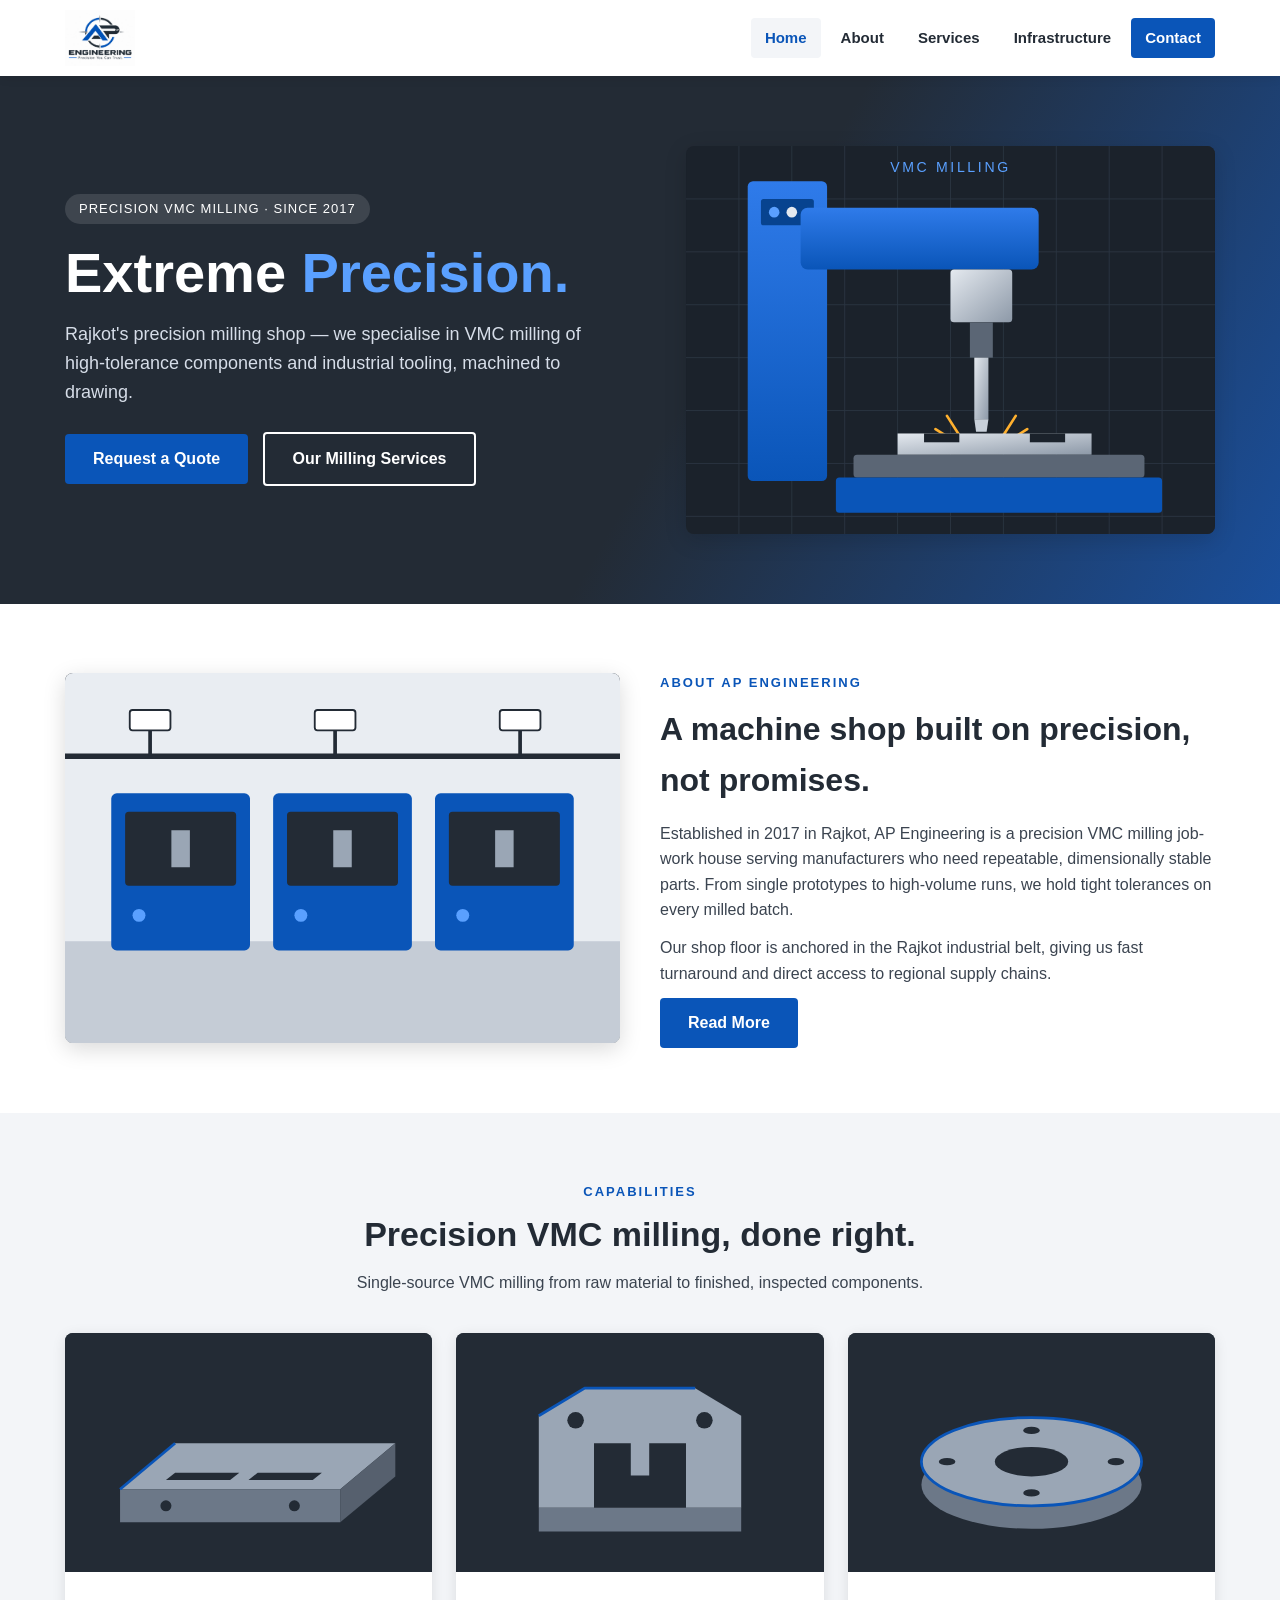
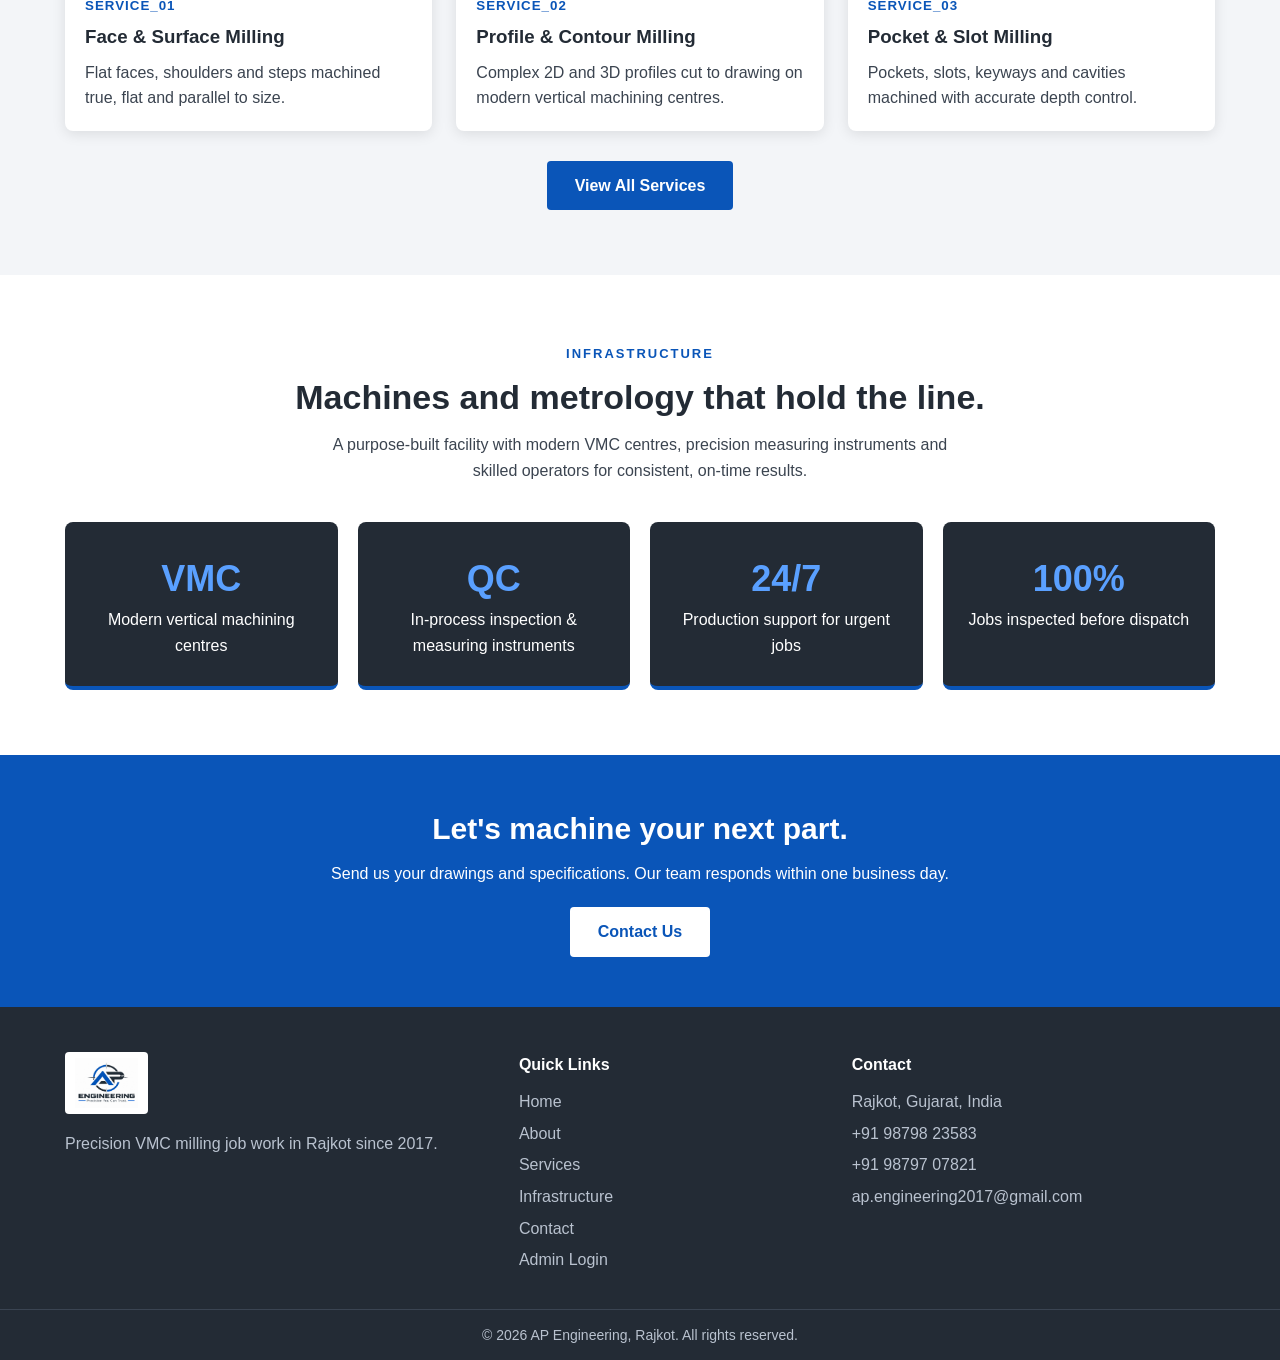
<file: AP-Engineering-Submission/Source Code/index.html>
<!DOCTYPE html>
<html lang="en">
<head>
  <meta charset="UTF-8">
  <meta name="viewport" content="width=device-width, initial-scale=1.0">
  <title>AP Engineering | Precision VMC Milling in Rajkot</title>
  <meta name="description" content="AP Engineering, Rajkot - precision VMC milling job work since 2017.">
  <link rel="stylesheet" href="css/style.css">
</head>
<body>

<header>
  <div class="container nav">
    <a class="logo" href="index.html"><img src="images/logo.jpeg" alt="AP Engineering logo"></a>
    <input type="checkbox" id="menu-toggle">
    <label class="menu-icon" for="menu-toggle">&#9776;</label>
    <nav class="nav-links">
      <a class="active" href="index.html">Home</a>
      <a href="about.html">About</a>
      <a href="services.html">Services</a>
      <a href="infrastructure.html">Infrastructure</a>
      <a class="btn-nav" href="contact.html">Contact</a>
    </nav>
  </div>
</header>

<section class="hero">
  <div class="container">
    <div>
      <span class="tag">Precision VMC Milling &middot; Since 2017</span>
      <h1>Extreme <span>Precision.</span></h1>
      <p>Rajkot's precision milling shop &mdash; we specialise in VMC milling of high-tolerance components and industrial tooling, machined to drawing.</p>
      <a class="btn" href="contact.html">Request a Quote</a>
      <a class="btn btn-outline" href="services.html">Our Milling Services</a>
    </div>
    <div class="img-box"><img src="images/hero.svg" alt="VMC milling machine cutting a metal block"></div>
  </div>
</section>

<section>
  <div class="container two-col">
    <div class="img-box"><img src="images/shop.svg" alt="AP Engineering shop floor with VMC machines"></div>
    <div>
      <div class="section-title" style="text-align:left;margin-bottom:10px"><small>About AP Engineering</small></div>
      <h2>A machine shop built on precision, not promises.</h2>
      <p>Established in 2017 in Rajkot, AP Engineering is a precision VMC milling job-work house serving manufacturers who need repeatable, dimensionally stable parts. From single prototypes to high-volume runs, we hold tight tolerances on every milled batch.</p>
      <p>Our shop floor is anchored in the Rajkot industrial belt, giving us fast turnaround and direct access to regional supply chains.</p>
      <a class="btn" href="about.html">Read More</a>
    </div>
  </div>
</section>

<section class="bg-grey">
  <div class="container">
    <div class="section-title">
      <small>Capabilities</small>
      <h2>Precision VMC milling, done right.</h2>
      <p>Single-source VMC milling from raw material to finished, inspected components.</p>
    </div>
    <div class="cards">
      <div class="card"><div class="card-img"><img src="images/part1.svg" alt="Face and surface milling"></div><div class="card-body"><small>SERVICE_01</small><h3>Face &amp; Surface Milling</h3><p>Flat faces, shoulders and steps machined true, flat and parallel to size.</p></div></div>
      <div class="card"><div class="card-img"><img src="images/part2.svg" alt="Profile and contour milling"></div><div class="card-body"><small>SERVICE_02</small><h3>Profile &amp; Contour Milling</h3><p>Complex 2D and 3D profiles cut to drawing on modern vertical machining centres.</p></div></div>
      <div class="card"><div class="card-img"><img src="images/part3.svg" alt="Pocket and slot milling"></div><div class="card-body"><small>SERVICE_03</small><h3>Pocket &amp; Slot Milling</h3><p>Pockets, slots, keyways and cavities machined with accurate depth control.</p></div></div>
    </div>
    <p style="text-align:center;margin-top:30px"><a class="btn" href="services.html">View All Services</a></p>
  </div>
</section>

<section>
  <div class="container">
    <div class="section-title">
      <small>Infrastructure</small>
      <h2>Machines and metrology that hold the line.</h2>
      <p>A purpose-built facility with modern VMC centres, precision measuring instruments and skilled operators for consistent, on-time results.</p>
    </div>
    <div class="infra">
      <div><h3>VMC</h3><p>Modern vertical machining centres</p></div>
      <div><h3>QC</h3><p>In-process inspection &amp; measuring instruments</p></div>
      <div><h3>24/7</h3><p>Production support for urgent jobs</p></div>
      <div><h3>100%</h3><p>Jobs inspected before dispatch</p></div>
    </div>
  </div>
</section>

<section class="cta">
  <div class="container">
    <h2>Let's machine your next part.</h2>
    <p>Send us your drawings and specifications. Our team responds within one business day.</p>
    <a class="btn" href="contact.html">Contact Us</a>
  </div>
</section>

<footer>
  <div class="container footer-grid">
    <div>
      <a class="logo-white" href="index.html"><img src="images/logo.jpeg" alt="AP Engineering"></a>
      <p>Precision VMC milling job work in Rajkot since 2017.</p>
    </div>
    <div>
      <h4>Quick Links</h4>
      <ul>
        <li><a href="index.html">Home</a></li>
        <li><a href="about.html">About</a></li>
        <li><a href="services.html">Services</a></li>
        <li><a href="infrastructure.html">Infrastructure</a></li>
        <li><a href="contact.html">Contact</a></li>
        <li><a href="admin/login.html">Admin Login</a></li>
      </ul>
    </div>
    <div>
      <h4>Contact</h4>
      <ul>
        <li>Rajkot, Gujarat, India</li>
        <li><a href="tel:+919879823583">+91 98798 23583</a></li>
        <li><a href="tel:+919879707821">+91 98797 07821</a></li>
        <li><a href="mailto:ap.engineering2017@gmail.com">ap.engineering2017@gmail.com</a></li>
      </ul>
    </div>
  </div>
  <div class="copy">&copy; 2026 AP Engineering, Rajkot. All rights reserved.</div>
</footer>

</body>
</html>
</file>
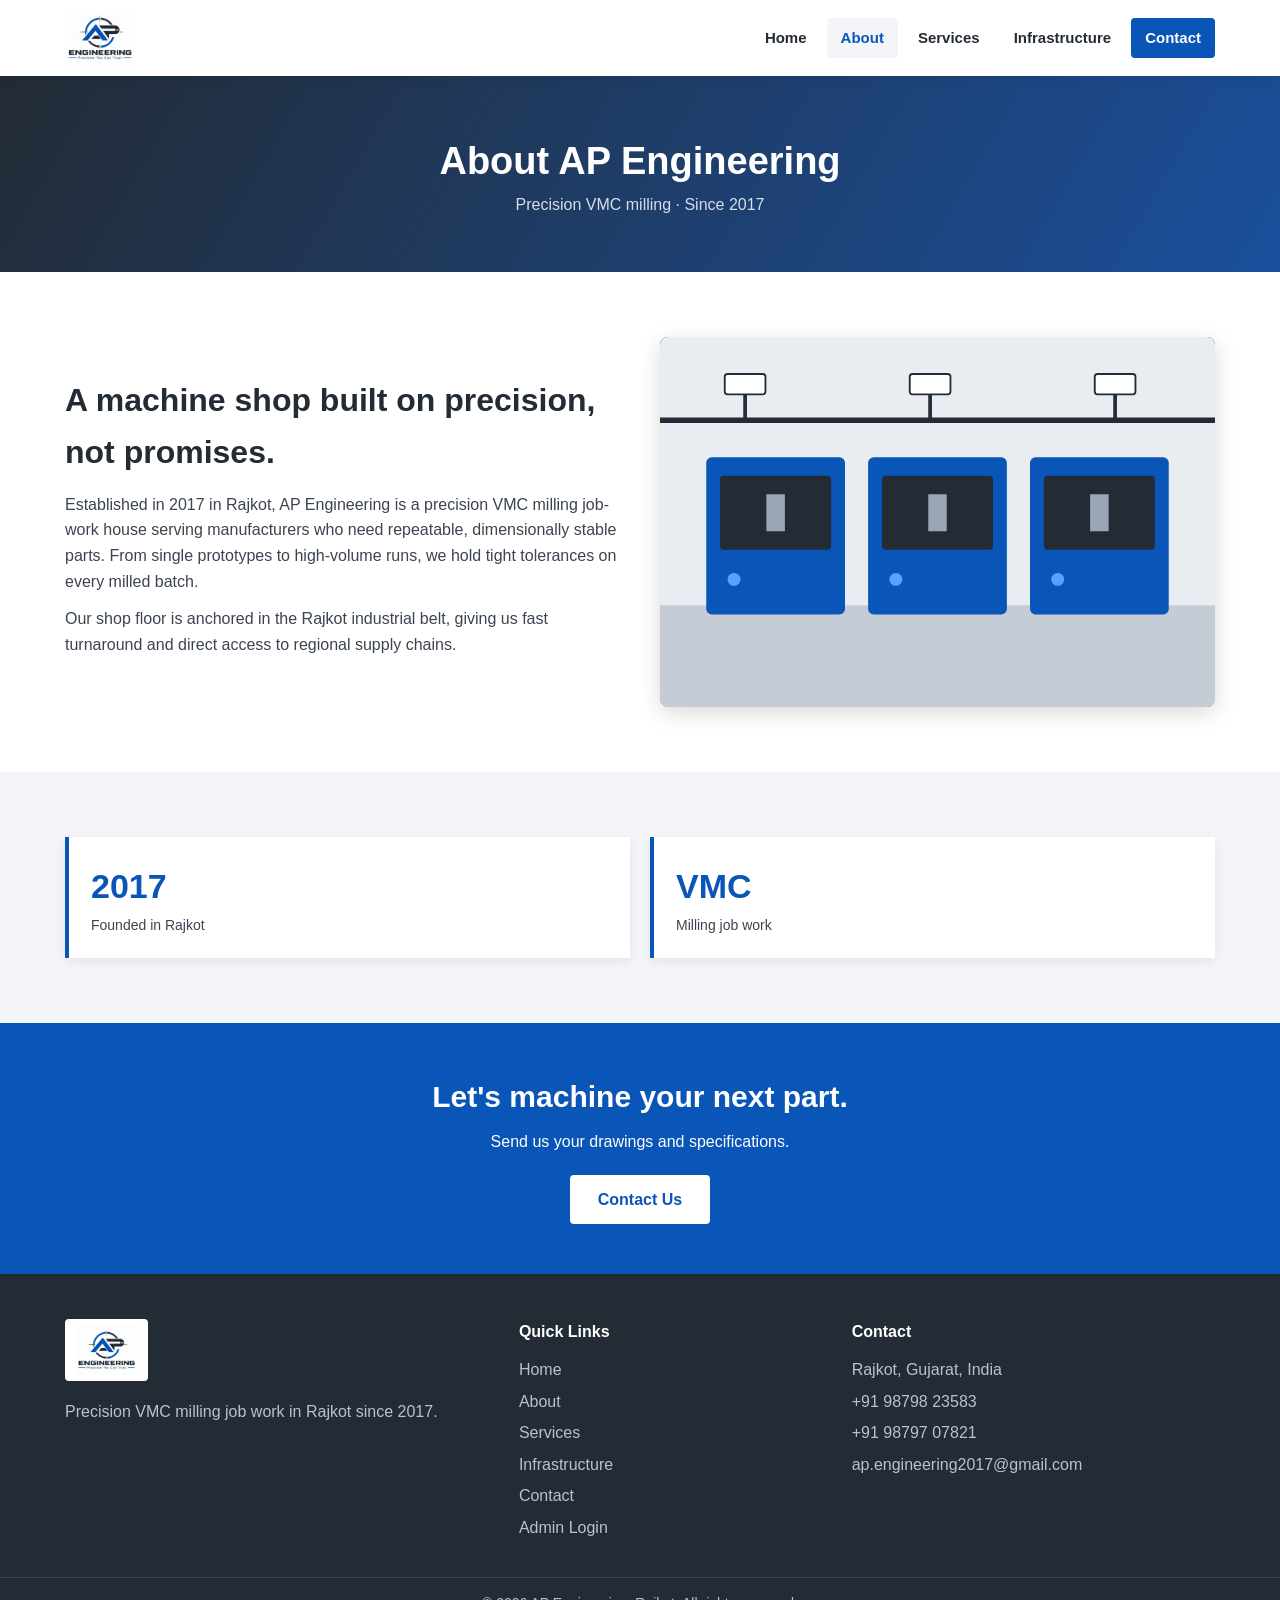
<file: AP-Engineering-Submission/Source Code/about.html>
<!DOCTYPE html>
<html lang="en">
<head>
  <meta charset="UTF-8">
  <meta name="viewport" content="width=device-width, initial-scale=1.0">
  <title>About | AP Engineering</title>
  <link rel="stylesheet" href="css/style.css">
</head>
<body>

<header>
  <div class="container nav">
    <a class="logo" href="index.html"><img src="images/logo.jpeg" alt="AP Engineering logo"></a>
    <input type="checkbox" id="menu-toggle">
    <label class="menu-icon" for="menu-toggle">&#9776;</label>
    <nav class="nav-links">
      <a href="index.html">Home</a>
      <a class="active" href="about.html">About</a>
      <a href="services.html">Services</a>
      <a href="infrastructure.html">Infrastructure</a>
      <a class="btn-nav" href="contact.html">Contact</a>
    </nav>
  </div>
</header>

<div class="banner">
  <div class="container">
    <h1>About AP Engineering</h1>
    <p>Precision VMC milling &middot; Since 2017</p>
  </div>
</div>

<section>
  <div class="container two-col">
    <div>
      <h2>A machine shop built on precision, not promises.</h2>
      <p>Established in 2017 in Rajkot, AP Engineering is a precision VMC milling job-work house serving manufacturers who need repeatable, dimensionally stable parts. From single prototypes to high-volume runs, we hold tight tolerances on every milled batch.</p>
      <p>Our shop floor is anchored in the Rajkot industrial belt, giving us fast turnaround and direct access to regional supply chains.</p>
    </div>
    <div class="img-box"><img src="images/shop.svg" alt="AP Engineering shop floor"></div>
  </div>
</section>

<section class="bg-grey">
  <div class="container">
    <div class="stats" style="grid-template-columns:repeat(2,1fr)">
      <div class="stat"><h3>2017</h3><p>Founded in Rajkot</p></div>
      <div class="stat"><h3>VMC</h3><p>Milling job work</p></div>
    </div>
  </div>
</section>

<section class="cta">
  <div class="container">
    <h2>Let's machine your next part.</h2>
    <p>Send us your drawings and specifications.</p>
    <a class="btn" href="contact.html">Contact Us</a>
  </div>
</section>

<footer>
  <div class="container footer-grid">
    <div>
      <a class="logo-white" href="index.html"><img src="images/logo.jpeg" alt="AP Engineering"></a>
      <p>Precision VMC milling job work in Rajkot since 2017.</p>
    </div>
    <div>
      <h4>Quick Links</h4>
      <ul>
        <li><a href="index.html">Home</a></li>
        <li><a href="about.html">About</a></li>
        <li><a href="services.html">Services</a></li>
        <li><a href="infrastructure.html">Infrastructure</a></li>
        <li><a href="contact.html">Contact</a></li>
        <li><a href="admin/login.html">Admin Login</a></li>
      </ul>
    </div>
    <div>
      <h4>Contact</h4>
      <ul>
        <li>Rajkot, Gujarat, India</li>
        <li><a href="tel:+919879823583">+91 98798 23583</a></li>
        <li><a href="tel:+919879707821">+91 98797 07821</a></li>
        <li><a href="mailto:ap.engineering2017@gmail.com">ap.engineering2017@gmail.com</a></li>
      </ul>
    </div>
  </div>
  <div class="copy">&copy; 2026 AP Engineering, Rajkot. All rights reserved.</div>
</footer>

</body>
</html>
</file>
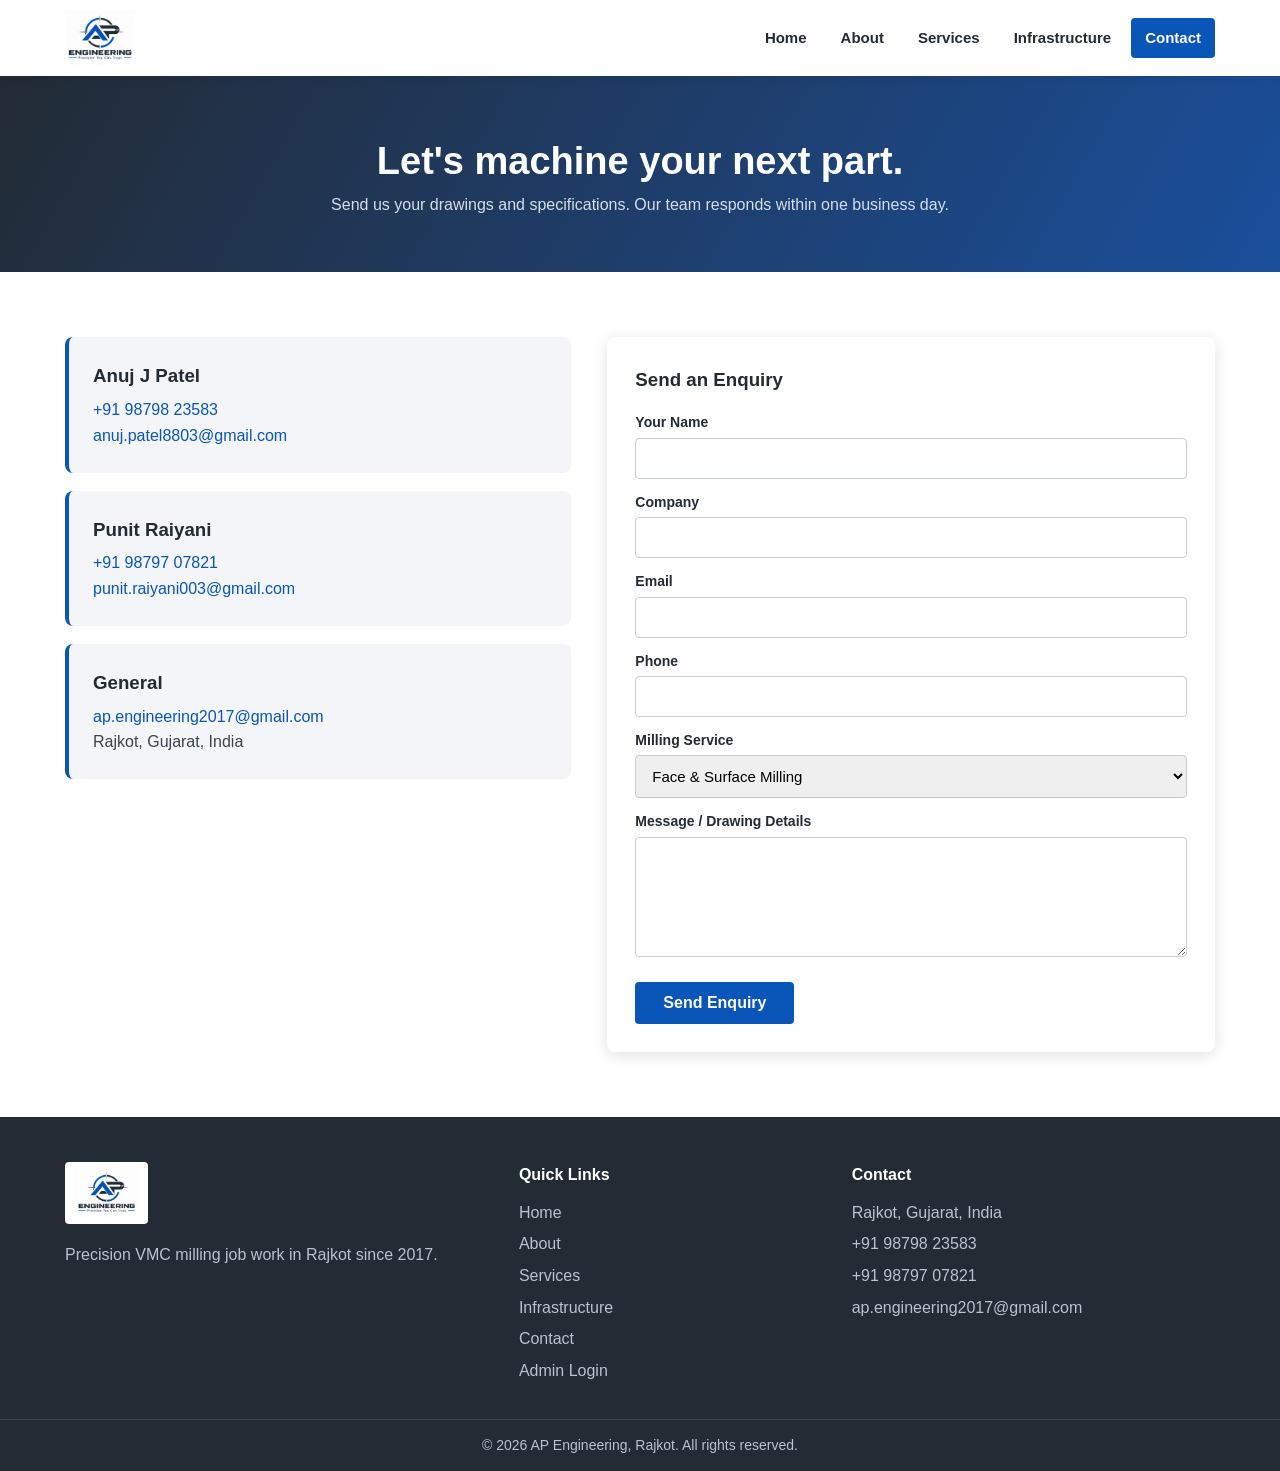
<file: AP-Engineering-Submission/Source Code/contact.html>
<!DOCTYPE html>
<html lang="en">
<head>
  <meta charset="UTF-8">
  <meta name="viewport" content="width=device-width, initial-scale=1.0">
  <title>Contact | AP Engineering</title>
  <link rel="stylesheet" href="css/style.css">
</head>
<body>

<header>
  <div class="container nav">
    <a class="logo" href="index.html"><img src="images/logo.jpeg" alt="AP Engineering logo"></a>
    <input type="checkbox" id="menu-toggle">
    <label class="menu-icon" for="menu-toggle">&#9776;</label>
    <nav class="nav-links">
      <a href="index.html">Home</a>
      <a href="about.html">About</a>
      <a href="services.html">Services</a>
      <a href="infrastructure.html">Infrastructure</a>
      <a class="btn-nav active" href="contact.html">Contact</a>
    </nav>
  </div>
</header>

<div class="banner">
  <div class="container">
    <h1>Let's machine your next part.</h1>
    <p>Send us your drawings and specifications. Our team responds within one business day.</p>
  </div>
</div>

<section>
  <div class="container contact-grid">
    <div>
      <div class="contact-box">
        <h3>Anuj J Patel</h3>
        <a href="tel:+919879823583">+91 98798 23583</a>
        <a href="mailto:anuj.patel8803@gmail.com">anuj.patel8803@gmail.com</a>
      </div>
      <div class="contact-box">
        <h3>Punit Raiyani</h3>
        <a href="tel:+919879707821">+91 98797 07821</a>
        <a href="mailto:punit.raiyani003@gmail.com">punit.raiyani003@gmail.com</a>
      </div>
      <div class="contact-box">
        <h3>General</h3>
        <a href="mailto:ap.engineering2017@gmail.com">ap.engineering2017@gmail.com</a>
        <span>Rajkot, Gujarat, India</span>
      </div>
    </div>

    <!-- Opens the visitor's email app with the form data (no JavaScript needed) -->
    <form class="enquiry" action="mailto:ap.engineering2017@gmail.com" method="post" enctype="text/plain">
      <h3>Send an Enquiry</h3>
      <label for="name">Your Name</label>
      <input type="text" id="name" name="Name" required>
      <label for="company">Company</label>
      <input type="text" id="company" name="Company">
      <label for="email">Email</label>
      <input type="email" id="email" name="Email" required>
      <label for="phone">Phone</label>
      <input type="tel" id="phone" name="Phone">
      <label for="service">Milling Service</label>
      <select id="service" name="Service">
        <option>Face &amp; Surface Milling</option>
        <option>Profile &amp; Contour Milling</option>
        <option>Pocket &amp; Slot Milling</option>
        <option>Prototype Milling</option>
        <option>Production Milling</option>
        <option>Drilling &amp; Boring</option>
      </select>
      <label for="message">Message / Drawing Details</label>
      <textarea id="message" name="Message" required></textarea>
      <button class="btn" type="submit">Send Enquiry</button>
    </form>
  </div>
</section>

<footer>
  <div class="container footer-grid">
    <div>
      <a class="logo-white" href="index.html"><img src="images/logo.jpeg" alt="AP Engineering"></a>
      <p>Precision VMC milling job work in Rajkot since 2017.</p>
    </div>
    <div>
      <h4>Quick Links</h4>
      <ul>
        <li><a href="index.html">Home</a></li>
        <li><a href="about.html">About</a></li>
        <li><a href="services.html">Services</a></li>
        <li><a href="infrastructure.html">Infrastructure</a></li>
        <li><a href="contact.html">Contact</a></li>
        <li><a href="admin/login.html">Admin Login</a></li>
      </ul>
    </div>
    <div>
      <h4>Contact</h4>
      <ul>
        <li>Rajkot, Gujarat, India</li>
        <li><a href="tel:+919879823583">+91 98798 23583</a></li>
        <li><a href="tel:+919879707821">+91 98797 07821</a></li>
        <li><a href="mailto:ap.engineering2017@gmail.com">ap.engineering2017@gmail.com</a></li>
      </ul>
    </div>
  </div>
  <div class="copy">&copy; 2026 AP Engineering, Rajkot. All rights reserved.</div>
</footer>

</body>
</html>
</file>
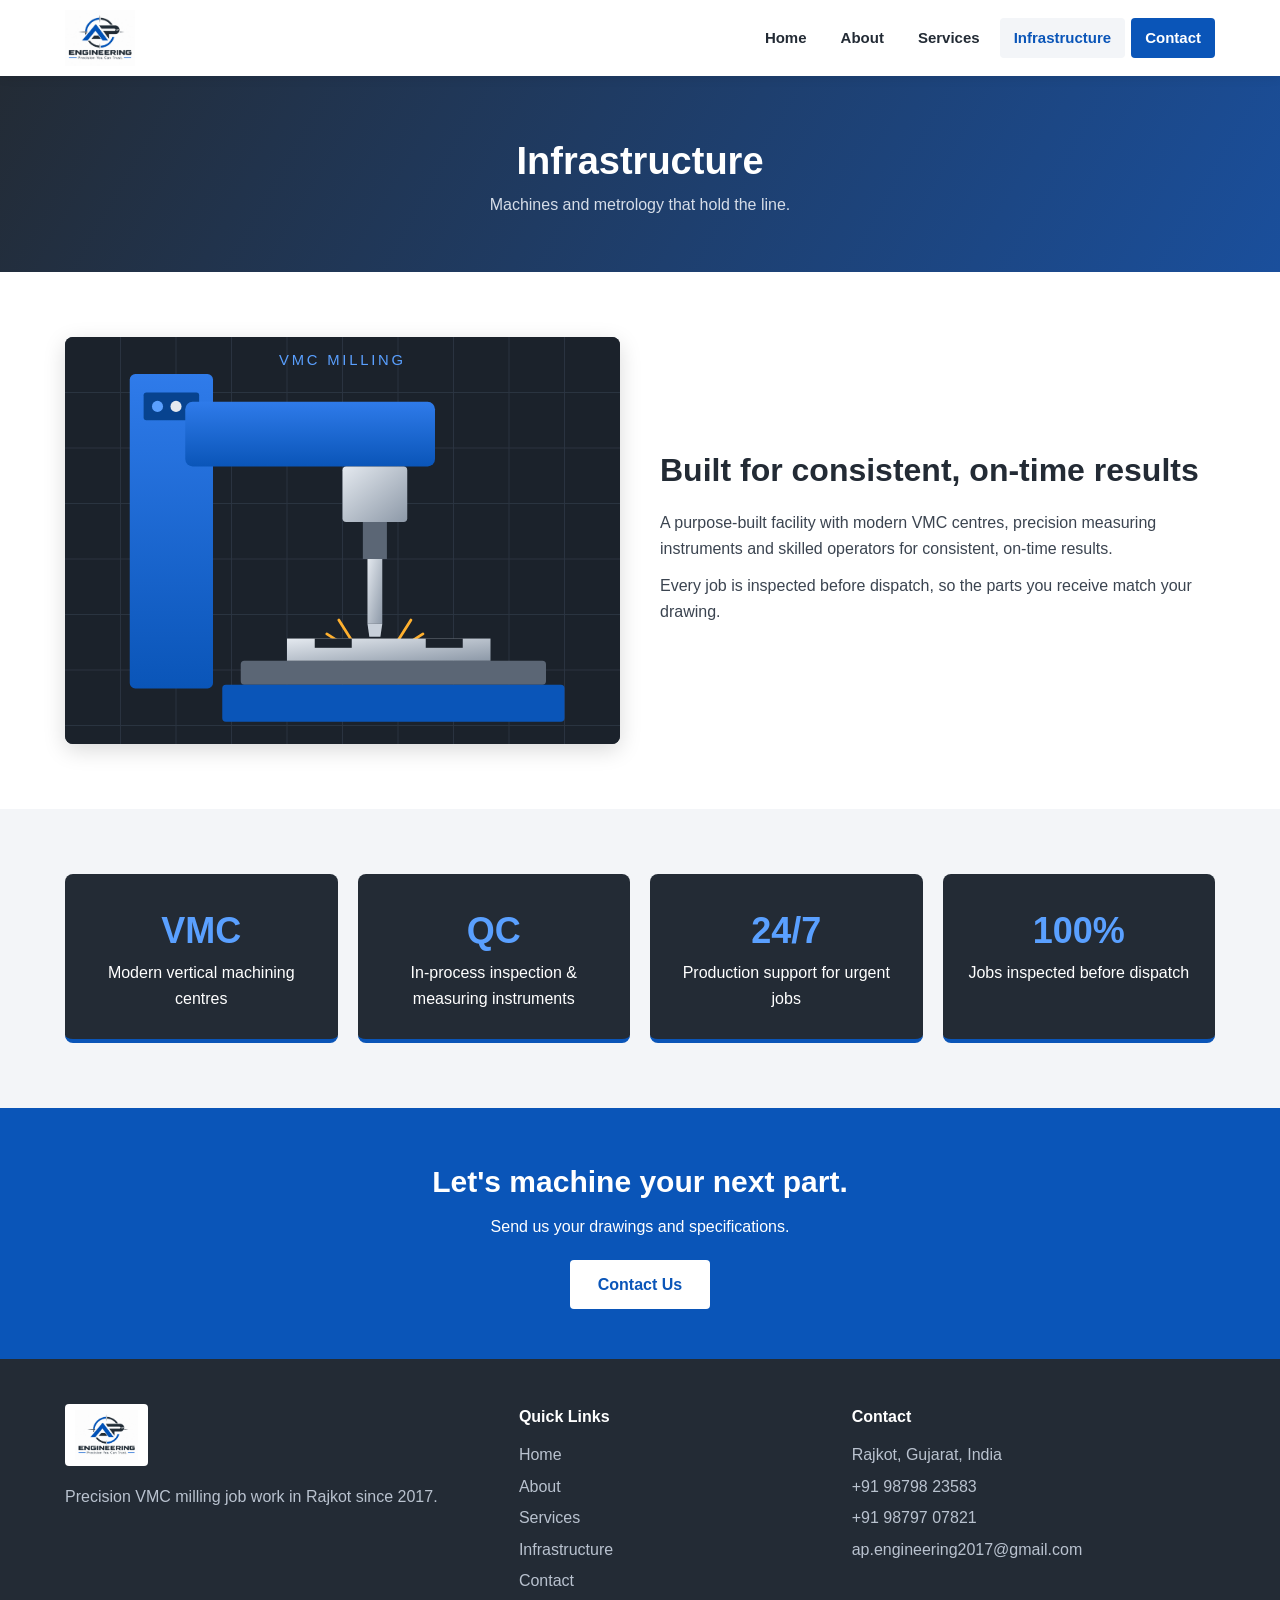
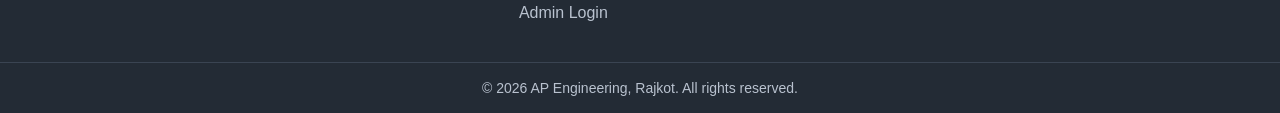
<file: AP-Engineering-Submission/Source Code/infrastructure.html>
<!DOCTYPE html>
<html lang="en">
<head>
  <meta charset="UTF-8">
  <meta name="viewport" content="width=device-width, initial-scale=1.0">
  <title>Infrastructure | AP Engineering</title>
  <link rel="stylesheet" href="css/style.css">
</head>
<body>

<header>
  <div class="container nav">
    <a class="logo" href="index.html"><img src="images/logo.jpeg" alt="AP Engineering logo"></a>
    <input type="checkbox" id="menu-toggle">
    <label class="menu-icon" for="menu-toggle">&#9776;</label>
    <nav class="nav-links">
      <a href="index.html">Home</a>
      <a href="about.html">About</a>
      <a href="services.html">Services</a>
      <a class="active" href="infrastructure.html">Infrastructure</a>
      <a class="btn-nav" href="contact.html">Contact</a>
    </nav>
  </div>
</header>

<div class="banner">
  <div class="container">
    <h1>Infrastructure</h1>
    <p>Machines and metrology that hold the line.</p>
  </div>
</div>

<section>
  <div class="container two-col">
    <div class="img-box"><img src="images/hero.svg" alt="VMC machine"></div>
    <div>
      <h2>Built for consistent, on-time results</h2>
      <p>A purpose-built facility with modern VMC centres, precision measuring instruments and skilled operators for consistent, on-time results.</p>
      <p>Every job is inspected before dispatch, so the parts you receive match your drawing.</p>
    </div>
  </div>
</section>

<section class="bg-grey">
  <div class="container">
    <div class="infra">
      <div><h3>VMC</h3><p>Modern vertical machining centres</p></div>
      <div><h3>QC</h3><p>In-process inspection &amp; measuring instruments</p></div>
      <div><h3>24/7</h3><p>Production support for urgent jobs</p></div>
      <div><h3>100%</h3><p>Jobs inspected before dispatch</p></div>
    </div>
  </div>
</section>

<section class="cta">
  <div class="container">
    <h2>Let's machine your next part.</h2>
    <p>Send us your drawings and specifications.</p>
    <a class="btn" href="contact.html">Contact Us</a>
  </div>
</section>

<footer>
  <div class="container footer-grid">
    <div>
      <a class="logo-white" href="index.html"><img src="images/logo.jpeg" alt="AP Engineering"></a>
      <p>Precision VMC milling job work in Rajkot since 2017.</p>
    </div>
    <div>
      <h4>Quick Links</h4>
      <ul>
        <li><a href="index.html">Home</a></li>
        <li><a href="about.html">About</a></li>
        <li><a href="services.html">Services</a></li>
        <li><a href="infrastructure.html">Infrastructure</a></li>
        <li><a href="contact.html">Contact</a></li>
        <li><a href="admin/login.html">Admin Login</a></li>
      </ul>
    </div>
    <div>
      <h4>Contact</h4>
      <ul>
        <li>Rajkot, Gujarat, India</li>
        <li><a href="tel:+919879823583">+91 98798 23583</a></li>
        <li><a href="tel:+919879707821">+91 98797 07821</a></li>
        <li><a href="mailto:ap.engineering2017@gmail.com">ap.engineering2017@gmail.com</a></li>
      </ul>
    </div>
  </div>
  <div class="copy">&copy; 2026 AP Engineering, Rajkot. All rights reserved.</div>
</footer>

</body>
</html>
</file>
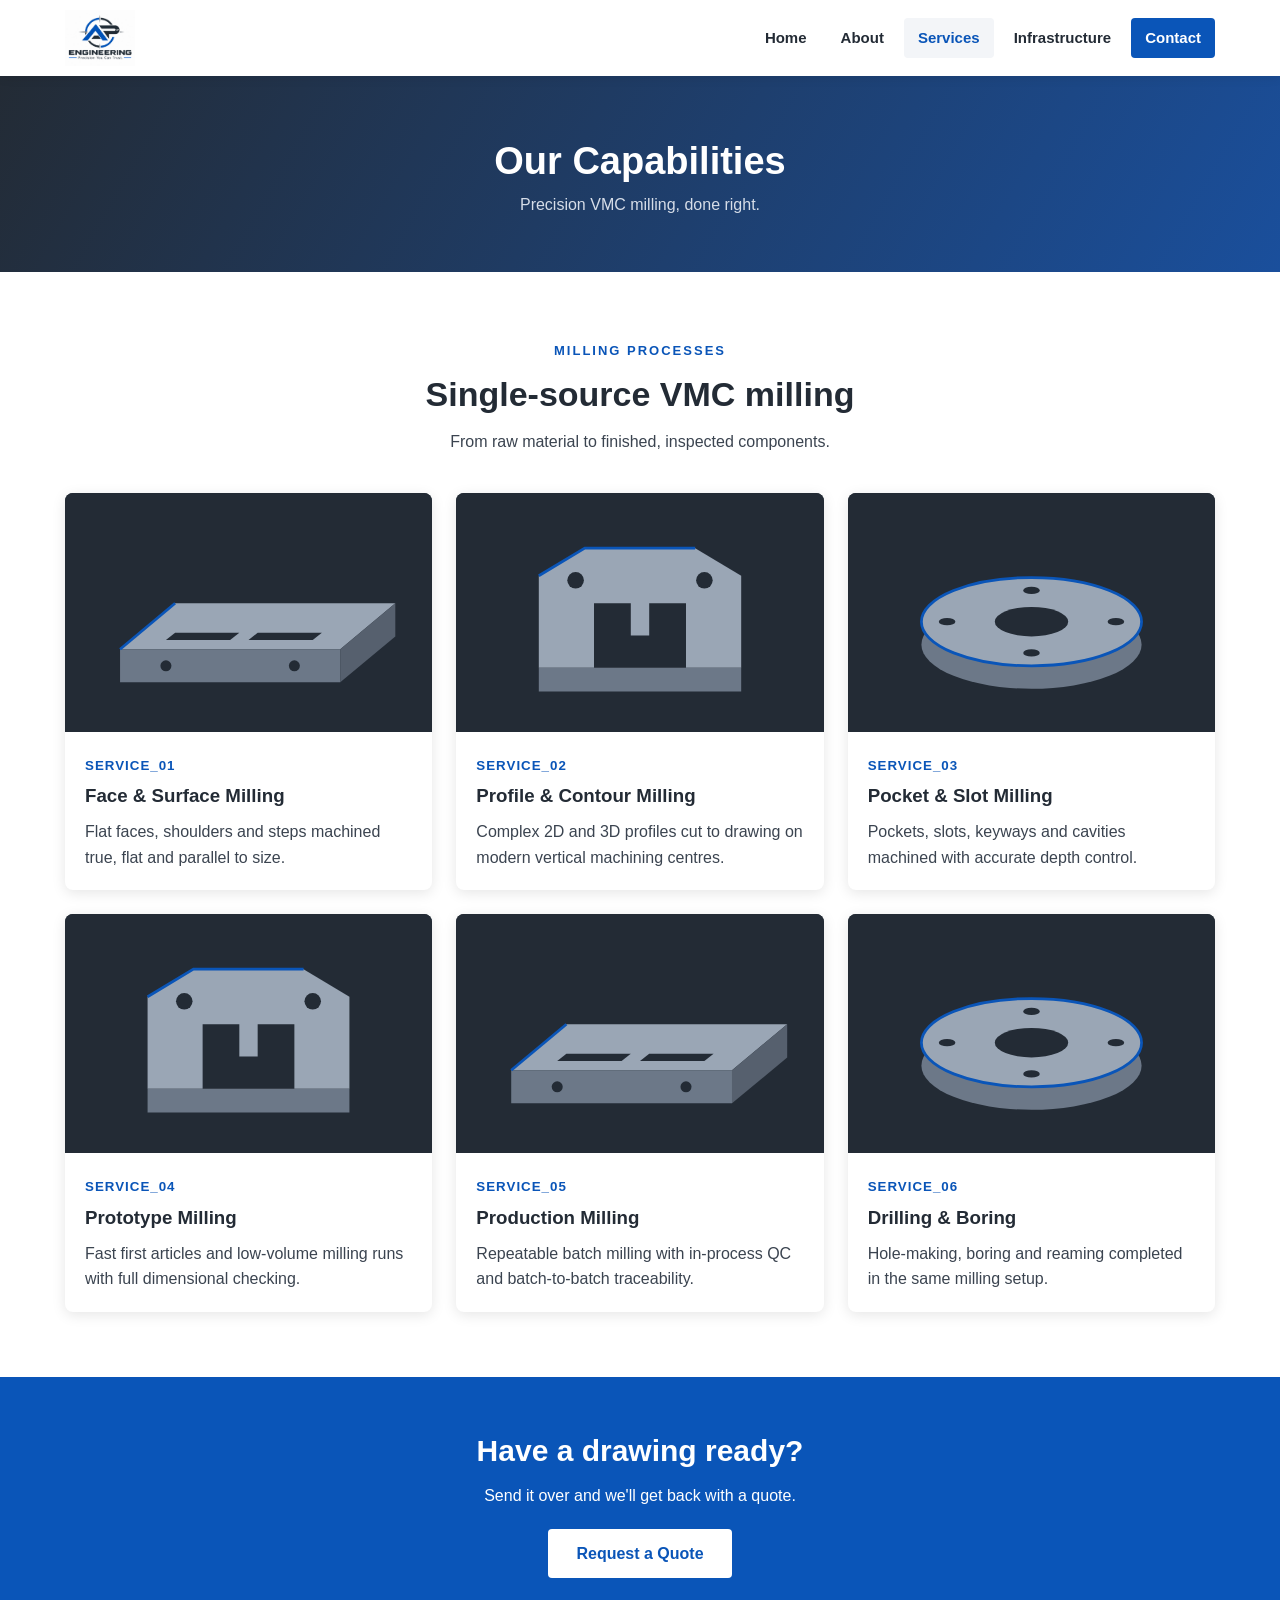
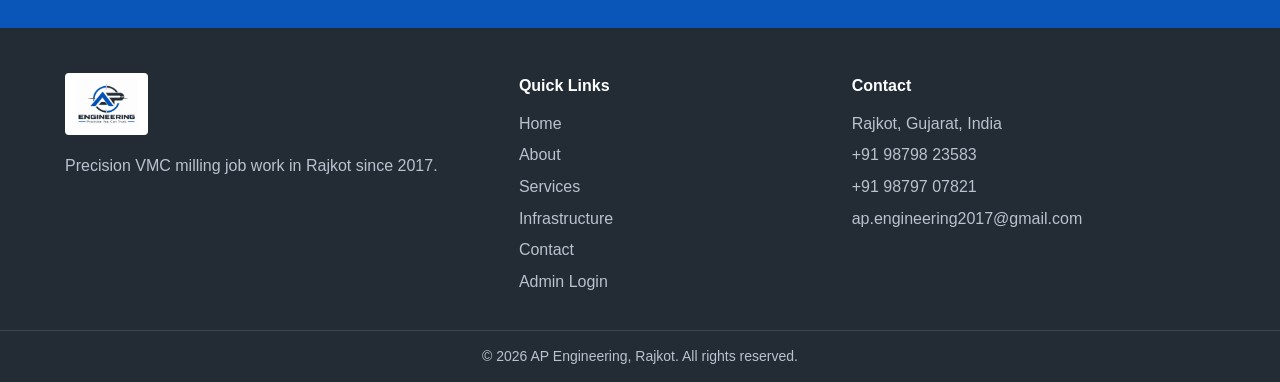
<file: AP-Engineering-Submission/Source Code/services.html>
<!DOCTYPE html>
<html lang="en">
<head>
  <meta charset="UTF-8">
  <meta name="viewport" content="width=device-width, initial-scale=1.0">
  <title>Milling Services | AP Engineering</title>
  <link rel="stylesheet" href="css/style.css">
</head>
<body>

<header>
  <div class="container nav">
    <a class="logo" href="index.html"><img src="images/logo.jpeg" alt="AP Engineering logo"></a>
    <input type="checkbox" id="menu-toggle">
    <label class="menu-icon" for="menu-toggle">&#9776;</label>
    <nav class="nav-links">
      <a href="index.html">Home</a>
      <a href="about.html">About</a>
      <a class="active" href="services.html">Services</a>
      <a href="infrastructure.html">Infrastructure</a>
      <a class="btn-nav" href="contact.html">Contact</a>
    </nav>
  </div>
</header>

<div class="banner">
  <div class="container">
    <h1>Our Capabilities</h1>
    <p>Precision VMC milling, done right.</p>
  </div>
</div>

<section>
  <div class="container">
    <div class="section-title">
      <small>Milling Processes</small>
      <h2>Single-source VMC milling</h2>
      <p>From raw material to finished, inspected components.</p>
    </div>
    <div class="cards">
      <div class="card"><div class="card-img"><img src="images/part1.svg" alt="Face and surface milling"></div><div class="card-body"><small>SERVICE_01</small><h3>Face &amp; Surface Milling</h3><p>Flat faces, shoulders and steps machined true, flat and parallel to size.</p></div></div>
      <div class="card"><div class="card-img"><img src="images/part2.svg" alt="Profile and contour milling"></div><div class="card-body"><small>SERVICE_02</small><h3>Profile &amp; Contour Milling</h3><p>Complex 2D and 3D profiles cut to drawing on modern vertical machining centres.</p></div></div>
      <div class="card"><div class="card-img"><img src="images/part3.svg" alt="Pocket and slot milling"></div><div class="card-body"><small>SERVICE_03</small><h3>Pocket &amp; Slot Milling</h3><p>Pockets, slots, keyways and cavities machined with accurate depth control.</p></div></div>
      <div class="card"><div class="card-img"><img src="images/part2.svg" alt="Prototype milling"></div><div class="card-body"><small>SERVICE_04</small><h3>Prototype Milling</h3><p>Fast first articles and low-volume milling runs with full dimensional checking.</p></div></div>
      <div class="card"><div class="card-img"><img src="images/part1.svg" alt="Production milling"></div><div class="card-body"><small>SERVICE_05</small><h3>Production Milling</h3><p>Repeatable batch milling with in-process QC and batch-to-batch traceability.</p></div></div>
      <div class="card"><div class="card-img"><img src="images/part3.svg" alt="Drilling and boring"></div><div class="card-body"><small>SERVICE_06</small><h3>Drilling &amp; Boring</h3><p>Hole-making, boring and reaming completed in the same milling setup.</p></div></div>
    </div>
  </div>
</section>

<section class="cta">
  <div class="container">
    <h2>Have a drawing ready?</h2>
    <p>Send it over and we'll get back with a quote.</p>
    <a class="btn" href="contact.html">Request a Quote</a>
  </div>
</section>

<footer>
  <div class="container footer-grid">
    <div>
      <a class="logo-white" href="index.html"><img src="images/logo.jpeg" alt="AP Engineering"></a>
      <p>Precision VMC milling job work in Rajkot since 2017.</p>
    </div>
    <div>
      <h4>Quick Links</h4>
      <ul>
        <li><a href="index.html">Home</a></li>
        <li><a href="about.html">About</a></li>
        <li><a href="services.html">Services</a></li>
        <li><a href="infrastructure.html">Infrastructure</a></li>
        <li><a href="contact.html">Contact</a></li>
        <li><a href="admin/login.html">Admin Login</a></li>
      </ul>
    </div>
    <div>
      <h4>Contact</h4>
      <ul>
        <li>Rajkot, Gujarat, India</li>
        <li><a href="tel:+919879823583">+91 98798 23583</a></li>
        <li><a href="tel:+919879707821">+91 98797 07821</a></li>
        <li><a href="mailto:ap.engineering2017@gmail.com">ap.engineering2017@gmail.com</a></li>
      </ul>
    </div>
  </div>
  <div class="copy">&copy; 2026 AP Engineering, Rajkot. All rights reserved.</div>
</footer>

</body>
</html>
</file>
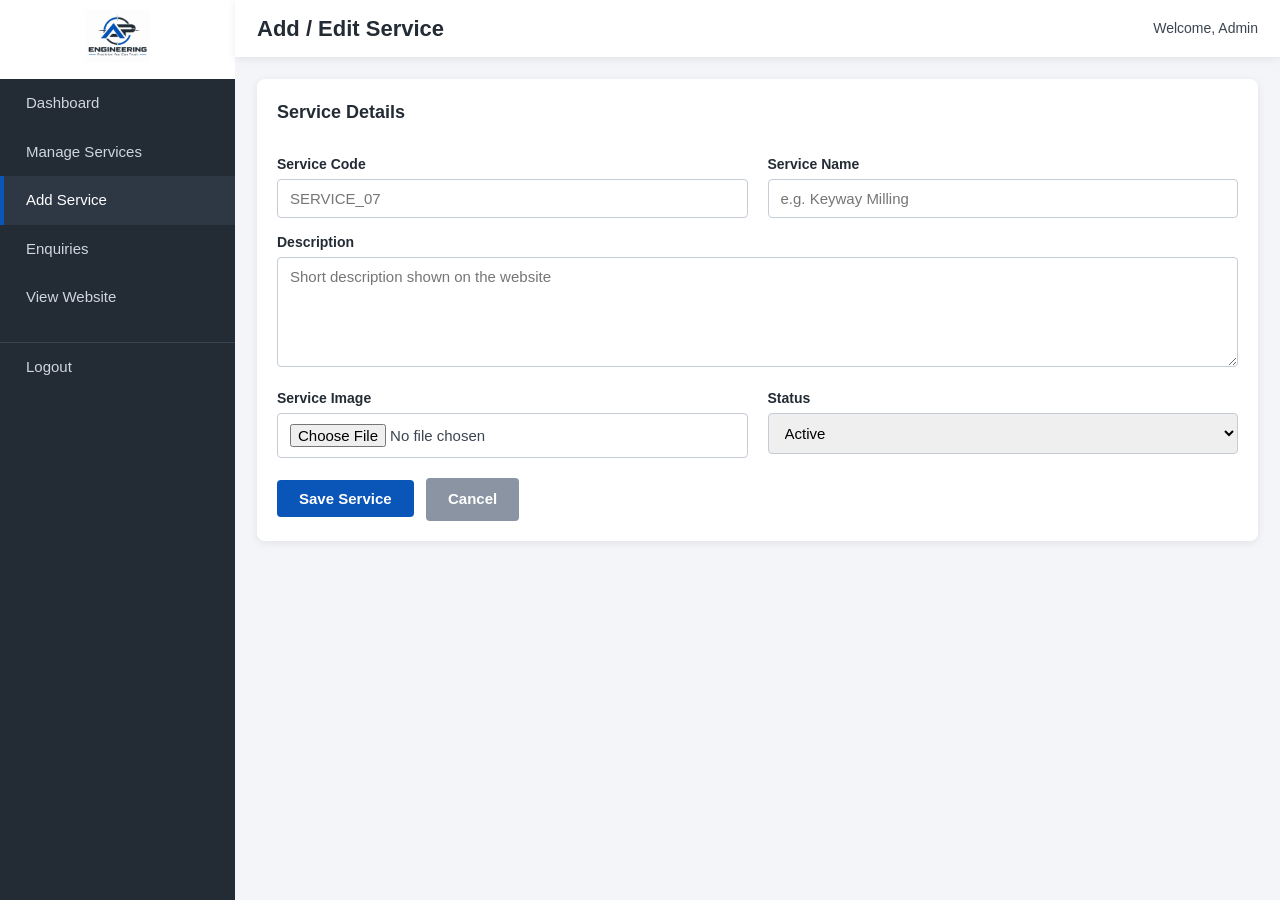
<file: AP-Engineering-Submission/Source Code/admin/add-service.html>
<!DOCTYPE html>
<html lang="en">
<head>
  <meta charset="UTF-8">
  <meta name="viewport" content="width=device-width, initial-scale=1.0">
  <title>Add Service | AP Engineering Admin</title>
  <link rel="stylesheet" href="admin.css">
</head>
<body>
<input type="checkbox" id="side-toggle">
<div class="layout">
  <aside class="sidebar">
    <div class="brand"><img src="../images/logo.jpeg" alt="AP Engineering"></div>
    <nav>
      <a href="dashboard.html">Dashboard</a>
      <a href="services.html">Manage Services</a>
      <a class="active" href="add-service.html">Add Service</a>
      <a href="enquiries.html">Enquiries</a>
      <a href="../index.html">View Website</a>
      <div class="logout"><a href="login.html">Logout</a></div>
    </nav>
  </aside>

  <div class="main">
    <div class="topbar">
      <label class="side-btn" for="side-toggle" style="margin:0 12px 0 0">&#9776;</label>
      <h1>Add / Edit Service</h1>
      <span class="user">Welcome, Admin</span>
    </div>

    <div class="content">
      <div class="panel">
        <h2>Service Details</h2>
        <form action="services.html" method="get">
          <div class="form-grid">
            <div>
              <label for="code">Service Code</label>
              <input type="text" id="code" name="code" placeholder="SERVICE_07" required>
            </div>
            <div>
              <label for="sname">Service Name</label>
              <input type="text" id="sname" name="name" placeholder="e.g. Keyway Milling" required>
            </div>
            <div class="full">
              <label for="desc">Description</label>
              <textarea id="desc" name="desc" placeholder="Short description shown on the website" required></textarea>
            </div>
            <div>
              <label for="image">Service Image</label>
              <input type="file" id="image" name="image" accept="image/*">
            </div>
            <div>
              <label for="status">Status</label>
              <select id="status" name="status">
                <option>Active</option>
                <option>Inactive</option>
              </select>
            </div>
          </div>
          <div class="form-actions">
            <button class="btn" type="submit">Save Service</button>
            <a class="btn grey" href="services.html">Cancel</a>
          </div>
        </form>
      </div>
    </div>
  </div>
</div>
</body>
</html>
</file>
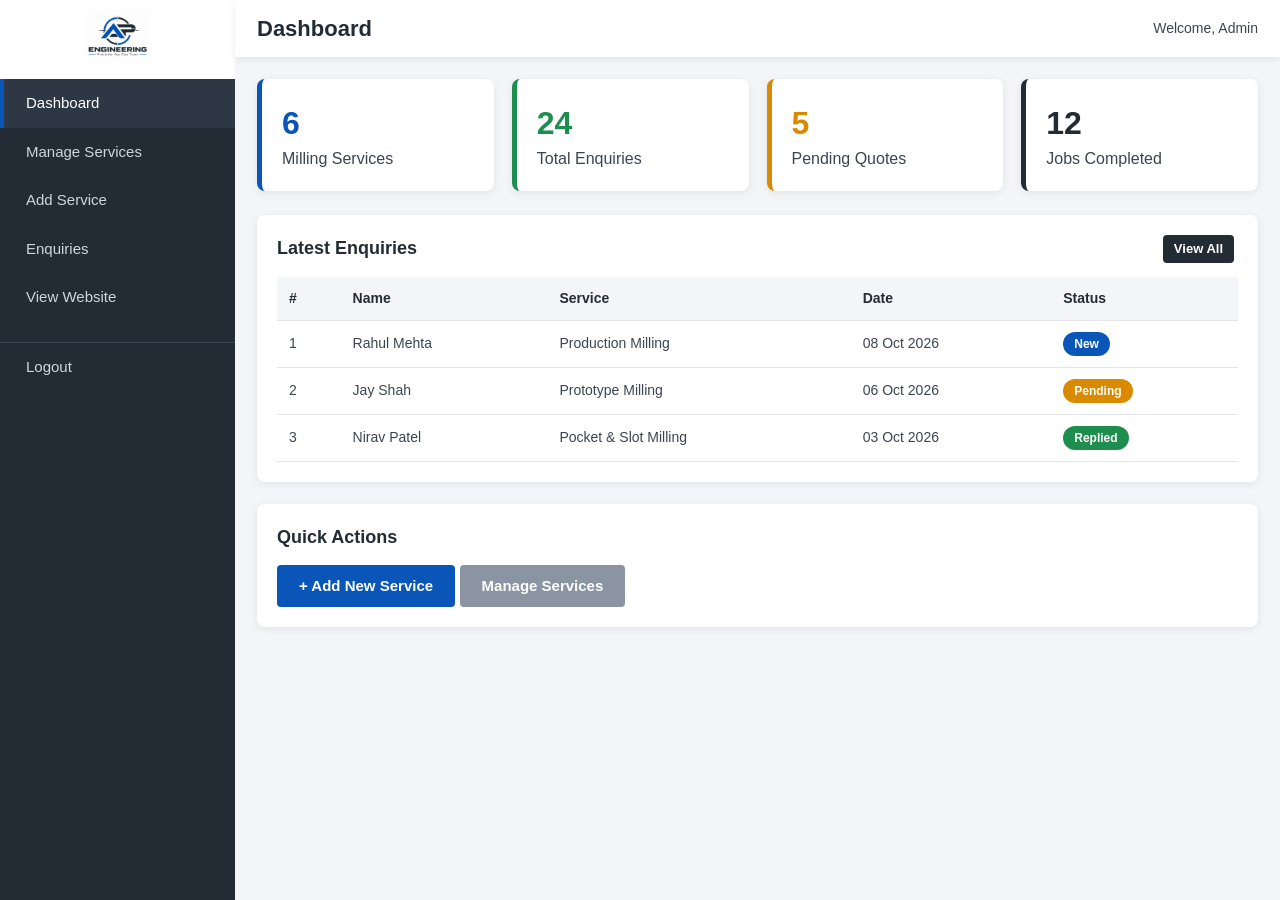
<file: AP-Engineering-Submission/Source Code/admin/dashboard.html>
<!DOCTYPE html>
<html lang="en">
<head>
  <meta charset="UTF-8">
  <meta name="viewport" content="width=device-width, initial-scale=1.0">
  <title>Dashboard | AP Engineering Admin</title>
  <link rel="stylesheet" href="admin.css">
</head>
<body>
<input type="checkbox" id="side-toggle">
<div class="layout">
  <aside class="sidebar">
    <div class="brand"><img src="../images/logo.jpeg" alt="AP Engineering"></div>
    <nav>
      <a class="active" href="dashboard.html">Dashboard</a>
      <a href="services.html">Manage Services</a>
      <a href="add-service.html">Add Service</a>
      <a href="enquiries.html">Enquiries</a>
      <a href="../index.html">View Website</a>
      <div class="logout"><a href="login.html">Logout</a></div>
    </nav>
  </aside>

  <div class="main">
    <div class="topbar">
      <label class="side-btn" for="side-toggle" style="margin:0 12px 0 0">&#9776;</label>
      <h1>Dashboard</h1>
      <span class="user">Welcome, Admin</span>
    </div>

    <div class="content">
      <div class="stat-grid">
        <div class="stat-card"><h3>6</h3><p>Milling Services</p></div>
        <div class="stat-card green"><h3>24</h3><p>Total Enquiries</p></div>
        <div class="stat-card amber"><h3>5</h3><p>Pending Quotes</p></div>
        <div class="stat-card dark"><h3>12</h3><p>Jobs Completed</p></div>
      </div>

      <div class="panel">
        <h2>Latest Enquiries <a class="act view" href="enquiries.html">View All</a></h2>
        <div class="table-wrap">
          <table>
            <tr><th>#</th><th>Name</th><th>Service</th><th>Date</th><th>Status</th></tr>
            <tr><td>1</td><td>Rahul Mehta</td><td>Production Milling</td><td>08 Oct 2026</td><td><span class="badge new">New</span></td></tr>
            <tr><td>2</td><td>Jay Shah</td><td>Prototype Milling</td><td>06 Oct 2026</td><td><span class="badge pending">Pending</span></td></tr>
            <tr><td>3</td><td>Nirav Patel</td><td>Pocket &amp; Slot Milling</td><td>03 Oct 2026</td><td><span class="badge done">Replied</span></td></tr>
          </table>
        </div>
      </div>

      <div class="panel">
        <h2>Quick Actions</h2>
        <a class="btn" href="add-service.html">+ Add New Service</a>
        <a class="btn grey" href="services.html">Manage Services</a>
      </div>
    </div>
  </div>
</div>
</body>
</html>
</file>
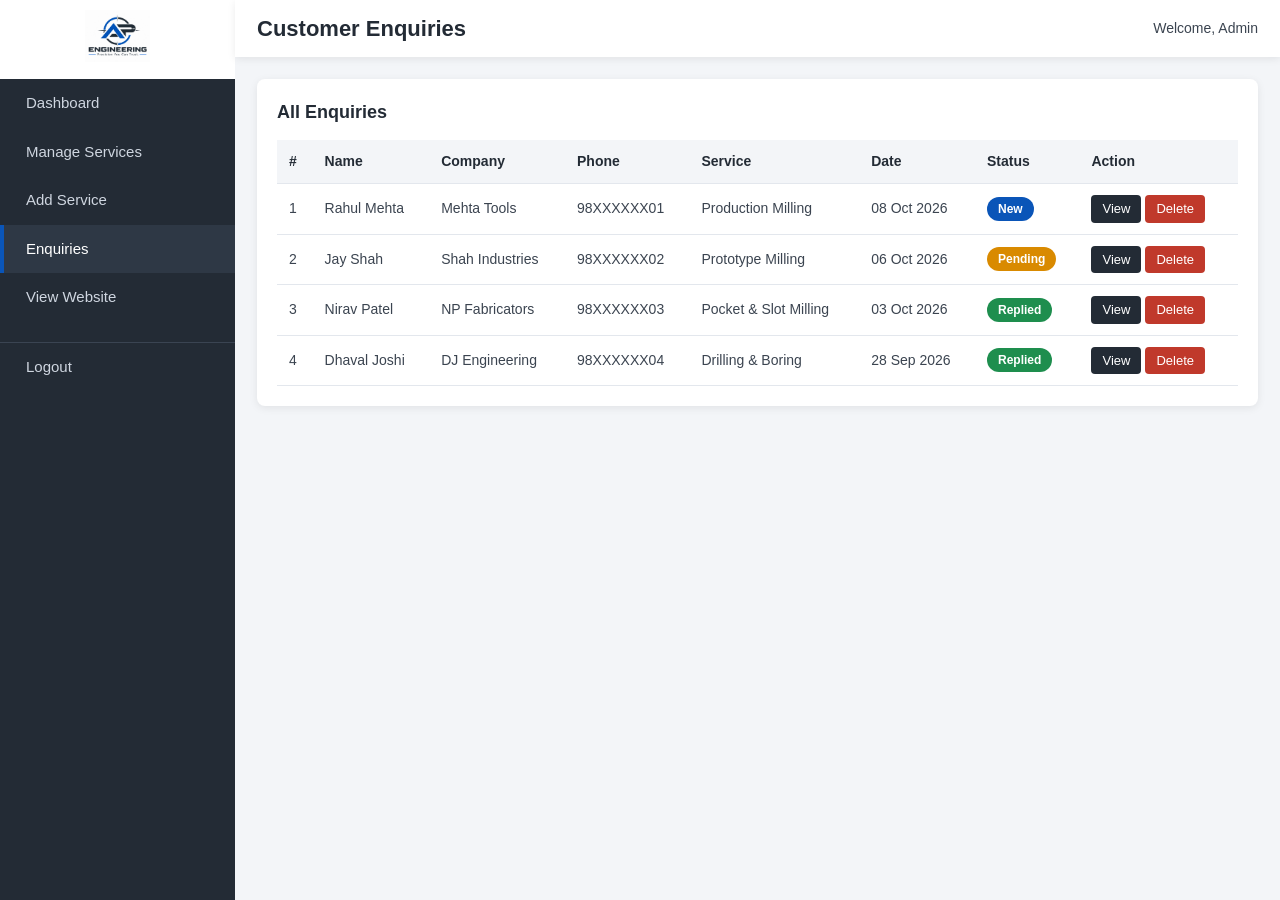
<file: AP-Engineering-Submission/Source Code/admin/enquiries.html>
<!DOCTYPE html>
<html lang="en">
<head>
  <meta charset="UTF-8">
  <meta name="viewport" content="width=device-width, initial-scale=1.0">
  <title>Enquiries | AP Engineering Admin</title>
  <link rel="stylesheet" href="admin.css">
</head>
<body>
<input type="checkbox" id="side-toggle">
<div class="layout">
  <aside class="sidebar">
    <div class="brand"><img src="../images/logo.jpeg" alt="AP Engineering"></div>
    <nav>
      <a href="dashboard.html">Dashboard</a>
      <a href="services.html">Manage Services</a>
      <a href="add-service.html">Add Service</a>
      <a class="active" href="enquiries.html">Enquiries</a>
      <a href="../index.html">View Website</a>
      <div class="logout"><a href="login.html">Logout</a></div>
    </nav>
  </aside>

  <div class="main">
    <div class="topbar">
      <label class="side-btn" for="side-toggle" style="margin:0 12px 0 0">&#9776;</label>
      <h1>Customer Enquiries</h1>
      <span class="user">Welcome, Admin</span>
    </div>

    <div class="content">
      <div class="panel">
        <h2>All Enquiries</h2>
        <div class="table-wrap">
          <table>
            <tr><th>#</th><th>Name</th><th>Company</th><th>Phone</th><th>Service</th><th>Date</th><th>Status</th><th>Action</th></tr>
            <tr><td>1</td><td>Rahul Mehta</td><td>Mehta Tools</td><td>98XXXXXX01</td><td>Production Milling</td><td>08 Oct 2026</td><td><span class="badge new">New</span></td><td><a class="act view" href="#">View</a><a class="act del" href="#">Delete</a></td></tr>
            <tr><td>2</td><td>Jay Shah</td><td>Shah Industries</td><td>98XXXXXX02</td><td>Prototype Milling</td><td>06 Oct 2026</td><td><span class="badge pending">Pending</span></td><td><a class="act view" href="#">View</a><a class="act del" href="#">Delete</a></td></tr>
            <tr><td>3</td><td>Nirav Patel</td><td>NP Fabricators</td><td>98XXXXXX03</td><td>Pocket &amp; Slot Milling</td><td>03 Oct 2026</td><td><span class="badge done">Replied</span></td><td><a class="act view" href="#">View</a><a class="act del" href="#">Delete</a></td></tr>
            <tr><td>4</td><td>Dhaval Joshi</td><td>DJ Engineering</td><td>98XXXXXX04</td><td>Drilling &amp; Boring</td><td>28 Sep 2026</td><td><span class="badge done">Replied</span></td><td><a class="act view" href="#">View</a><a class="act del" href="#">Delete</a></td></tr>
          </table>
        </div>
      </div>
    </div>
  </div>
</div>
</body>
</html>
</file>
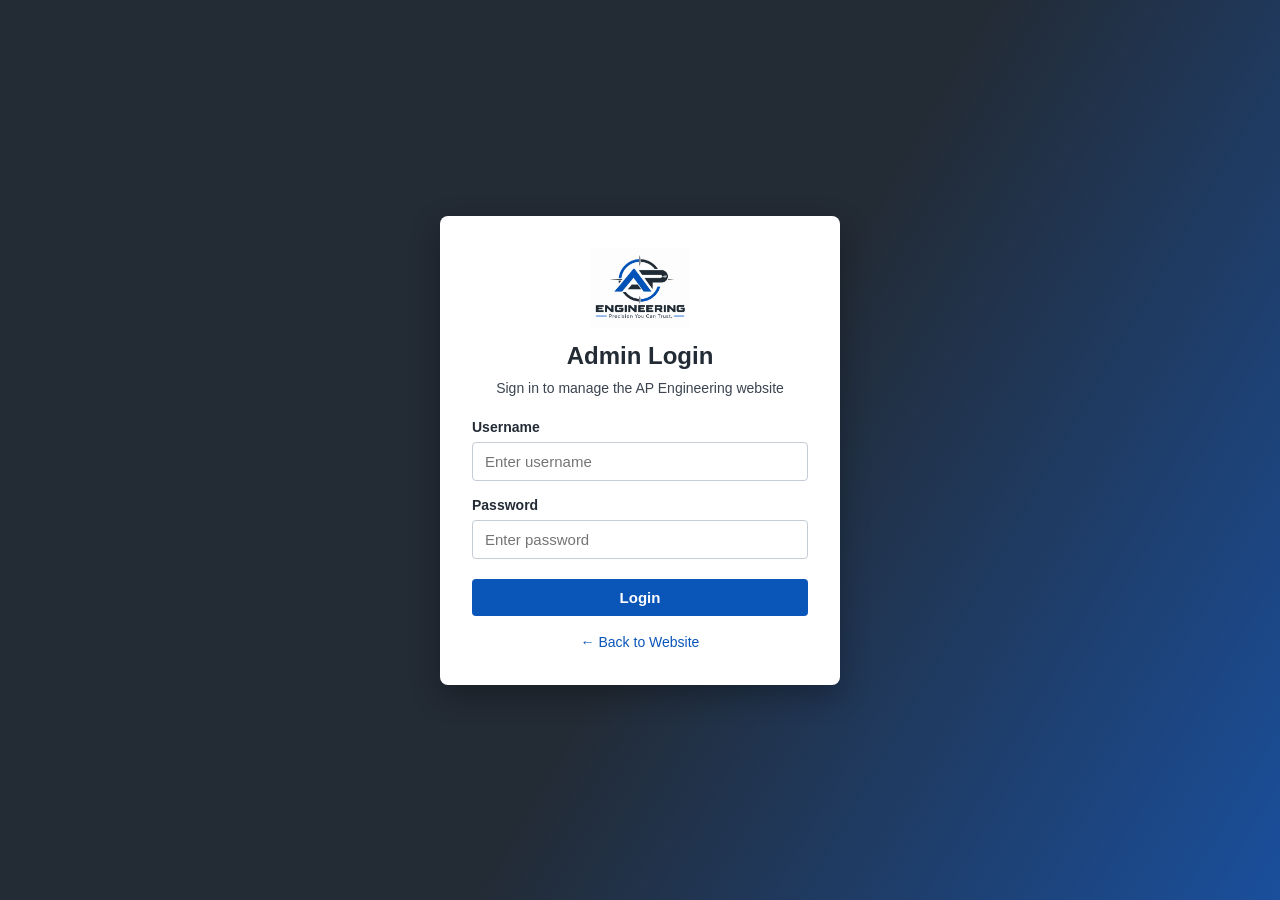
<file: AP-Engineering-Submission/Source Code/admin/login.html>
<!DOCTYPE html>
<html lang="en">
<head>
  <meta charset="UTF-8">
  <meta name="viewport" content="width=device-width, initial-scale=1.0">
  <title>Admin Login | AP Engineering</title>
  <link rel="stylesheet" href="admin.css">
</head>
<body class="login-page">
  <div class="login-box">
    <img src="../images/logo.jpeg" alt="AP Engineering logo">
    <h2>Admin Login</h2>
    <p class="sub">Sign in to manage the AP Engineering website</p>
    <!-- Front-end only: the form sends the visitor to the dashboard page -->
    <form action="dashboard.html" method="get">
      <label for="user">Username</label>
      <input type="text" id="user" name="user" placeholder="Enter username" required>
      <label for="pass">Password</label>
      <input type="password" id="pass" name="pass" placeholder="Enter password" required>
      <div class="form-actions"><button class="btn" type="submit" style="width:100%">Login</button></div>
    </form>
    <a class="back-link" href="../index.html">&larr; Back to Website</a>
  </div>
</body>
</html>
</file>
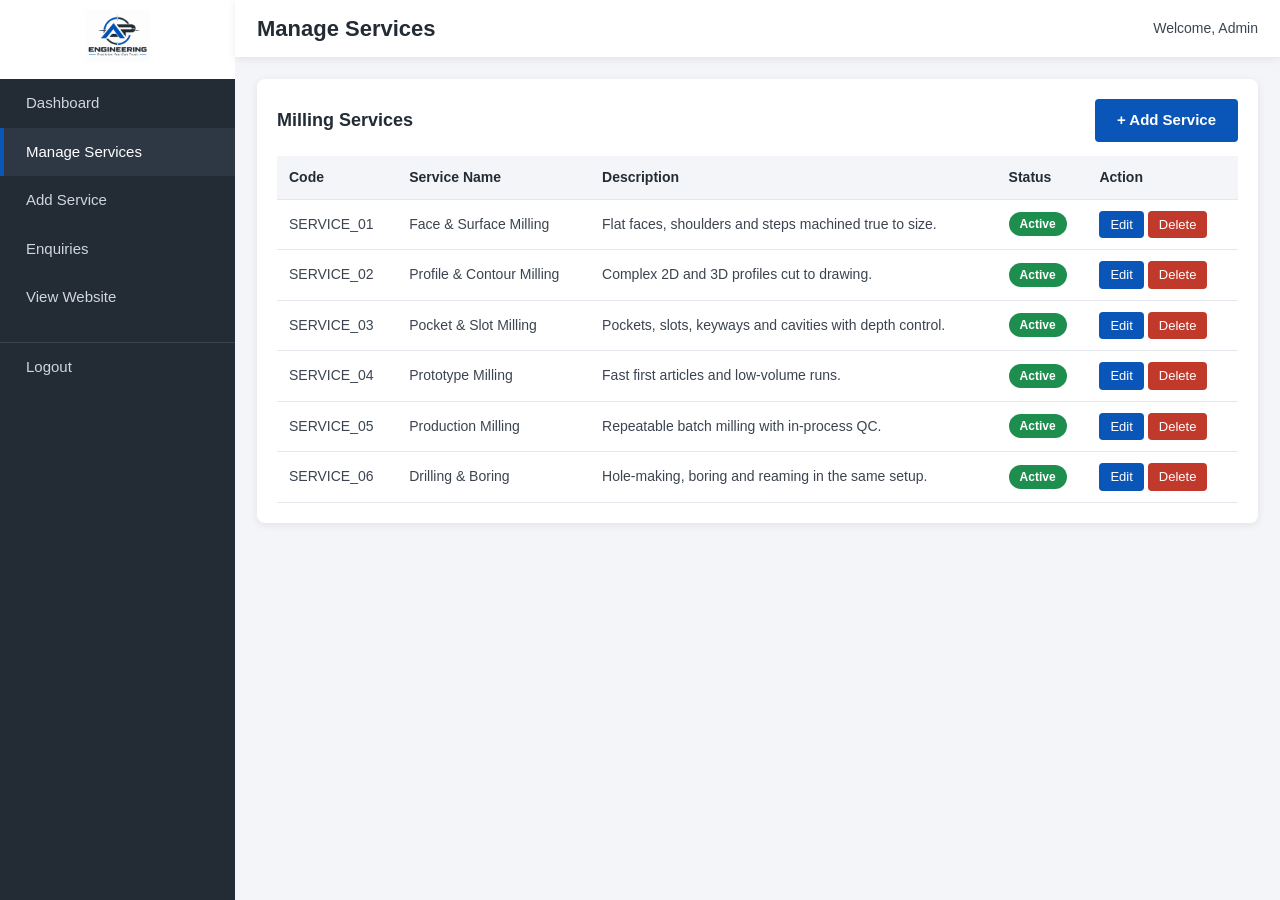
<file: AP-Engineering-Submission/Source Code/admin/services.html>
<!DOCTYPE html>
<html lang="en">
<head>
  <meta charset="UTF-8">
  <meta name="viewport" content="width=device-width, initial-scale=1.0">
  <title>Manage Services | AP Engineering Admin</title>
  <link rel="stylesheet" href="admin.css">
</head>
<body>
<input type="checkbox" id="side-toggle">
<div class="layout">
  <aside class="sidebar">
    <div class="brand"><img src="../images/logo.jpeg" alt="AP Engineering"></div>
    <nav>
      <a href="dashboard.html">Dashboard</a>
      <a class="active" href="services.html">Manage Services</a>
      <a href="add-service.html">Add Service</a>
      <a href="enquiries.html">Enquiries</a>
      <a href="../index.html">View Website</a>
      <div class="logout"><a href="login.html">Logout</a></div>
    </nav>
  </aside>

  <div class="main">
    <div class="topbar">
      <label class="side-btn" for="side-toggle" style="margin:0 12px 0 0">&#9776;</label>
      <h1>Manage Services</h1>
      <span class="user">Welcome, Admin</span>
    </div>

    <div class="content">
      <div class="panel">
        <h2>Milling Services <a class="btn" href="add-service.html">+ Add Service</a></h2>
        <div class="table-wrap">
          <table>
            <tr><th>Code</th><th>Service Name</th><th>Description</th><th>Status</th><th>Action</th></tr>
            <tr><td>SERVICE_01</td><td>Face &amp; Surface Milling</td><td>Flat faces, shoulders and steps machined true to size.</td><td><span class="badge active">Active</span></td><td><a class="act edit" href="add-service.html">Edit</a><a class="act del" href="#">Delete</a></td></tr>
            <tr><td>SERVICE_02</td><td>Profile &amp; Contour Milling</td><td>Complex 2D and 3D profiles cut to drawing.</td><td><span class="badge active">Active</span></td><td><a class="act edit" href="add-service.html">Edit</a><a class="act del" href="#">Delete</a></td></tr>
            <tr><td>SERVICE_03</td><td>Pocket &amp; Slot Milling</td><td>Pockets, slots, keyways and cavities with depth control.</td><td><span class="badge active">Active</span></td><td><a class="act edit" href="add-service.html">Edit</a><a class="act del" href="#">Delete</a></td></tr>
            <tr><td>SERVICE_04</td><td>Prototype Milling</td><td>Fast first articles and low-volume runs.</td><td><span class="badge active">Active</span></td><td><a class="act edit" href="add-service.html">Edit</a><a class="act del" href="#">Delete</a></td></tr>
            <tr><td>SERVICE_05</td><td>Production Milling</td><td>Repeatable batch milling with in-process QC.</td><td><span class="badge active">Active</span></td><td><a class="act edit" href="add-service.html">Edit</a><a class="act del" href="#">Delete</a></td></tr>
            <tr><td>SERVICE_06</td><td>Drilling &amp; Boring</td><td>Hole-making, boring and reaming in the same setup.</td><td><span class="badge active">Active</span></td><td><a class="act edit" href="add-service.html">Edit</a><a class="act del" href="#">Delete</a></td></tr>
          </table>
        </div>
      </div>
    </div>
  </div>
</div>
</body>
</html>
</file>
<file: AP-Engineering-Submission/Source Code/css/style.css>
/* ===== AP Engineering - Client Side Stylesheet (HTML + CSS only) ===== */
:root {
  --blue: #0a55b8;
  --blue-dark: #07438f;
  --dark: #232b35;
  --grey: #f3f5f8;
  --text: #3b4450;
  --white: #ffffff;
}

* { box-sizing: border-box; margin: 0; padding: 0; }
html { scroll-behavior: smooth; }
body { font-family: "Segoe UI", Arial, sans-serif; color: var(--text); line-height: 1.6; background: var(--white); }
img { max-width: 100%; display: block; }
a { color: var(--blue); text-decoration: none; }
ul { list-style: none; }
.container { width: 92%; max-width: 1150px; margin: 0 auto; }

/* ===== Header / Navigation (pure CSS mobile menu) ===== */
header { background: var(--white); position: sticky; top: 0; z-index: 50; box-shadow: 0 2px 10px rgba(0,0,0,.08); }
.nav { display: flex; align-items: center; justify-content: space-between; padding: 10px 0; }
.logo img { height: 56px; width: auto; }
.nav-links { display: flex; gap: 6px; align-items: center; }
.nav-links a { color: var(--dark); font-weight: 600; padding: 8px 14px; border-radius: 4px; font-size: 15px; }
.nav-links a:hover, .nav-links a.active { color: var(--blue); background: var(--grey); }
.nav-links a.btn-nav { background: var(--blue); color: var(--white); }
.nav-links a.btn-nav:hover { background: var(--blue-dark); }
#menu-toggle { display: none; }
.menu-icon { display: none; cursor: pointer; font-size: 30px; color: var(--dark); line-height: 1; }

/* ===== Buttons ===== */
.btn { display: inline-block; background: var(--blue); color: var(--white); padding: 12px 28px; border-radius: 4px; font-weight: 600; border: none; cursor: pointer; font-size: 16px; }
.btn:hover { background: var(--blue-dark); color: var(--white); }
.btn-outline { background: transparent; border: 2px solid var(--white); }
.btn-outline:hover { background: var(--white); color: var(--dark); }

/* ===== Hero ===== */
.hero { background: linear-gradient(120deg, var(--dark) 55%, #1a4f9c); color: var(--white); padding: 70px 0; }
.hero .container { display: grid; grid-template-columns: 1.1fr 1fr; gap: 40px; align-items: center; }
.tag { display: inline-block; background: rgba(255,255,255,.12); padding: 5px 14px; border-radius: 30px; font-size: 13px; letter-spacing: 1px; text-transform: uppercase; margin-bottom: 18px; }
.hero h1 { font-size: 56px; line-height: 1.1; margin-bottom: 16px; }
.hero h1 span { color: #5aa0ff; }
.hero p { font-size: 18px; max-width: 520px; margin-bottom: 26px; color: #d6dde8; }
.hero .btn + .btn { margin-left: 10px; }

/* Page banner (inner pages) */
.banner { background: linear-gradient(120deg, var(--dark), #1a4f9c); color: var(--white); text-align: center; padding: 55px 0; }
.banner h1 { font-size: 38px; }
.banner p { color: #d6dde8; }

/* ===== Sections ===== */
section { padding: 65px 0; }
.bg-grey { background: var(--grey); }
.section-title { text-align: center; margin-bottom: 38px; }
.section-title small { color: var(--blue); font-weight: 700; letter-spacing: 2px; text-transform: uppercase; font-size: 13px; }
.section-title h2 { color: var(--dark); font-size: 34px; margin-top: 4px; }
.section-title p { max-width: 640px; margin: 8px auto 0; }

.two-col { display: grid; grid-template-columns: 1fr 1fr; gap: 40px; align-items: center; }
.two-col h2 { color: var(--dark); font-size: 32px; margin-bottom: 14px; }
.two-col p { margin-bottom: 12px; }
.img-box { border-radius: 8px; overflow: hidden; box-shadow: 0 6px 22px rgba(0,0,0,.15); background: var(--dark); }

/* Stats */
.stats { display: grid; grid-template-columns: repeat(4, 1fr); gap: 20px; }
.stat { background: var(--white); border-left: 4px solid var(--blue); padding: 22px; box-shadow: 0 3px 12px rgba(0,0,0,.08); }
.stat h3 { font-size: 34px; color: var(--blue); }
.stat p { font-size: 14px; }

/* Cards (services) */
.cards { display: grid; grid-template-columns: repeat(3, 1fr); gap: 24px; }
.card { background: var(--white); border-radius: 8px; overflow: hidden; box-shadow: 0 3px 14px rgba(0,0,0,.1); transition: transform .25s; }
.card:hover { transform: translateY(-6px); }
.card .card-img { background: var(--dark); }
.card .card-body { padding: 20px; }
.card small { color: var(--blue); font-weight: 700; letter-spacing: 1px; }
.card h3 { color: var(--dark); margin: 4px 0 8px; }

/* Infrastructure */
.infra { display: grid; grid-template-columns: repeat(4, 1fr); gap: 20px; }
.infra div { background: var(--dark); color: var(--white); padding: 28px 20px; text-align: center; border-radius: 8px; border-bottom: 4px solid var(--blue); }
.infra h3 { font-size: 36px; color: #5aa0ff; }

/* CTA */
.cta { background: var(--blue); color: var(--white); text-align: center; padding: 50px 0; }
.cta h2 { margin-bottom: 8px; font-size: 30px; }
.cta p { margin-bottom: 20px; }
.cta .btn { background: var(--white); color: var(--blue); }

/* Contact */
.contact-grid { display: grid; grid-template-columns: 1fr 1.2fr; gap: 36px; }
.contact-box { background: var(--grey); padding: 24px; border-radius: 8px; margin-bottom: 18px; border-left: 4px solid var(--blue); }
.contact-box h3 { color: var(--dark); margin-bottom: 6px; }
.contact-box a { display: block; }
form.enquiry { background: var(--white); padding: 28px; border-radius: 8px; box-shadow: 0 3px 16px rgba(0,0,0,.12); }
form.enquiry h3 { color: var(--dark); margin-bottom: 16px; }
label { display: block; font-weight: 600; margin: 12px 0 4px; color: var(--dark); font-size: 14px; }
input, textarea, select { width: 100%; padding: 11px 12px; border: 1px solid #c5ccd6; border-radius: 4px; font-size: 15px; font-family: inherit; }
input:focus, textarea:focus, select:focus { outline: 2px solid var(--blue); border-color: var(--blue); }
textarea { min-height: 120px; resize: vertical; }
form.enquiry .btn { margin-top: 18px; }
.map-box { margin-top: 30px; border-radius: 8px; overflow: hidden; }
.map-box iframe { width: 100%; height: 300px; border: 0; }

/* Footer */
footer { background: var(--dark); color: #b9c2cf; padding-top: 45px; }
.footer-grid { display: grid; grid-template-columns: 1.4fr 1fr 1.2fr; gap: 30px; padding-bottom: 30px; }
footer h4 { color: var(--white); margin-bottom: 12px; }
footer a { color: #b9c2cf; }
footer a:hover { color: var(--white); }
footer li { margin-bottom: 6px; }
footer .logo-white { background: var(--white); padding: 6px 10px; border-radius: 4px; display: inline-block; margin-bottom: 10px; }
footer .logo-white img { height: 50px; }
.copy { border-top: 1px solid #3a4452; text-align: center; padding: 14px 0; font-size: 14px; }

/* ===== Responsive ===== */
@media (max-width: 900px) {
  .hero .container, .two-col, .contact-grid { grid-template-columns: 1fr; }
  .hero h1 { font-size: 42px; }
  .cards { grid-template-columns: repeat(2, 1fr); }
  .stats, .infra { grid-template-columns: repeat(2, 1fr); }
  .footer-grid { grid-template-columns: 1fr 1fr; }
}
@media (max-width: 768px) {
  .menu-icon { display: block; }
  .nav-links { display: none; position: absolute; top: 100%; left: 0; right: 0; background: var(--white); flex-direction: column; padding: 10px 4%; box-shadow: 0 8px 14px rgba(0,0,0,.1); align-items: stretch; gap: 2px; }
  .nav-links a { display: block; }
  #menu-toggle:checked ~ .nav-links { display: flex; }
}
@media (max-width: 560px) {
  .hero { padding: 45px 0; }
  .hero h1 { font-size: 34px; }
  .hero .btn + .btn { margin-left: 0; margin-top: 10px; }
  .cards, .footer-grid { grid-template-columns: 1fr; }
  .section-title h2, .two-col h2 { font-size: 26px; }
  section { padding: 45px 0; }
}
</file>
<file: AP-Engineering-Submission/Source Code/admin/admin.css>
/* ===== AP Engineering - Admin Stylesheet (HTML + CSS only) ===== */
:root { --blue: #0a55b8; --blue-dark: #07438f; --dark: #232b35; --grey: #f3f5f8; --text: #3b4450; --green: #1e8e4e; --red: #c0392b; --amber: #d98a00; }
* { box-sizing: border-box; margin: 0; padding: 0; }
body { font-family: "Segoe UI", Arial, sans-serif; background: var(--grey); color: var(--text); line-height: 1.5; }
a { text-decoration: none; color: var(--blue); }
ul { list-style: none; }
img { max-width: 100%; }

/* ---------- Login page ---------- */
.login-page { min-height: 100vh; display: flex; align-items: center; justify-content: center; background: linear-gradient(120deg, var(--dark) 55%, #1a4f9c); padding: 20px; }
.login-box { background: #fff; width: 100%; max-width: 400px; padding: 32px; border-radius: 8px; box-shadow: 0 10px 30px rgba(0,0,0,.3); }
.login-box img { height: 80px; margin: 0 auto 10px; display: block; }
.login-box h2 { text-align: center; color: var(--dark); margin-bottom: 4px; }
.login-box p.sub { text-align: center; font-size: 14px; margin-bottom: 18px; }
.back-link { display: block; text-align: center; margin-top: 16px; font-size: 14px; }

/* ---------- Layout ---------- */
#side-toggle { display: none; }
.layout { display: flex; min-height: 100vh; }
.sidebar { width: 235px; background: var(--dark); color: #cfd6e0; flex-shrink: 0; }
.sidebar .brand { background: #fff; padding: 10px; text-align: center; }
.sidebar .brand img { height: 52px; margin: 0 auto; }
.sidebar nav a { display: block; padding: 13px 22px; color: #cfd6e0; border-left: 4px solid transparent; font-size: 15px; }
.sidebar nav a:hover, .sidebar nav a.active { background: #2e3845; color: #fff; border-left-color: var(--blue); }
.sidebar .logout { margin-top: 20px; border-top: 1px solid #3a4452; }
.main { flex: 1; min-width: 0; }
.topbar { background: #fff; padding: 12px 22px; display: flex; justify-content: space-between; align-items: center; box-shadow: 0 2px 8px rgba(0,0,0,.08); }
.topbar h1 { font-size: 22px; color: var(--dark); }
.topbar .user { font-size: 14px; }
.side-btn { display: none; cursor: pointer; font-size: 26px; color: var(--dark); margin-right: 12px; }
.content { padding: 22px; }

/* ---------- Dashboard ---------- */
.stat-grid { display: grid; grid-template-columns: repeat(4, 1fr); gap: 18px; margin-bottom: 24px; }
.stat-card { background: #fff; padding: 20px; border-radius: 8px; border-left: 5px solid var(--blue); box-shadow: 0 2px 8px rgba(0,0,0,.08); }
.stat-card h3 { font-size: 32px; color: var(--blue); }
.stat-card.green { border-left-color: var(--green); } .stat-card.green h3 { color: var(--green); }
.stat-card.amber { border-left-color: var(--amber); } .stat-card.amber h3 { color: var(--amber); }
.stat-card.dark { border-left-color: var(--dark); } .stat-card.dark h3 { color: var(--dark); }

.panel { background: #fff; border-radius: 8px; box-shadow: 0 2px 8px rgba(0,0,0,.08); padding: 20px; margin-bottom: 22px; }
.panel h2 { font-size: 18px; color: var(--dark); margin-bottom: 14px; display: flex; justify-content: space-between; align-items: center; }

/* ---------- Tables ---------- */
.table-wrap { overflow-x: auto; }
table { width: 100%; border-collapse: collapse; min-width: 560px; }
th, td { text-align: left; padding: 11px 12px; border-bottom: 1px solid #e3e7ed; font-size: 14px; }
th { background: var(--grey); color: var(--dark); }
tr:hover td { background: #fafbfc; }
.badge { display: inline-block; padding: 3px 11px; border-radius: 20px; font-size: 12px; font-weight: 600; color: #fff; }
.badge.active { background: var(--green); } .badge.new { background: var(--blue); } .badge.pending { background: var(--amber); } .badge.done { background: var(--green); } .badge.off { background: #8a94a3; }
.act { display: inline-block; padding: 4px 11px; border-radius: 4px; font-size: 13px; color: #fff; margin-right: 4px; }
.act.edit { background: var(--blue); } .act.del { background: var(--red); } .act.view { background: var(--dark); }

/* ---------- Forms & buttons ---------- */
.btn { display: inline-block; background: var(--blue); color: #fff; padding: 10px 22px; border: none; border-radius: 4px; font-size: 15px; font-weight: 600; cursor: pointer; }
.btn:hover { background: var(--blue-dark); color: #fff; }
.btn.grey { background: #8a94a3; }
label { display: block; font-weight: 600; margin: 14px 0 4px; font-size: 14px; color: var(--dark); }
input, select, textarea { width: 100%; padding: 10px 12px; border: 1px solid #c5ccd6; border-radius: 4px; font-size: 15px; font-family: inherit; }
input:focus, select:focus, textarea:focus { outline: 2px solid var(--blue); border-color: var(--blue); }
textarea { min-height: 110px; resize: vertical; }
.form-grid { display: grid; grid-template-columns: 1fr 1fr; gap: 0 20px; }
.form-grid .full { grid-column: 1 / -1; }
.form-actions { margin-top: 20px; }
.form-actions .btn + .btn { margin-left: 8px; }

/* ---------- Responsive ---------- */
@media (max-width: 992px) { .stat-grid { grid-template-columns: repeat(2, 1fr); } }
@media (max-width: 768px) {
  .side-btn { display: inline-block; }
  .sidebar { position: fixed; top: 0; bottom: 0; left: -250px; z-index: 100; transition: left .25s; overflow-y: auto; }
  #side-toggle:checked ~ .layout .sidebar { left: 0; }
  .topbar { justify-content: flex-start; }
  .topbar .user { margin-left: auto; }
  .form-grid { grid-template-columns: 1fr; }
}
@media (max-width: 480px) {
  .stat-grid { grid-template-columns: 1fr; }
  .content { padding: 14px; }
  .topbar .user { display: none; }
}
</file>
